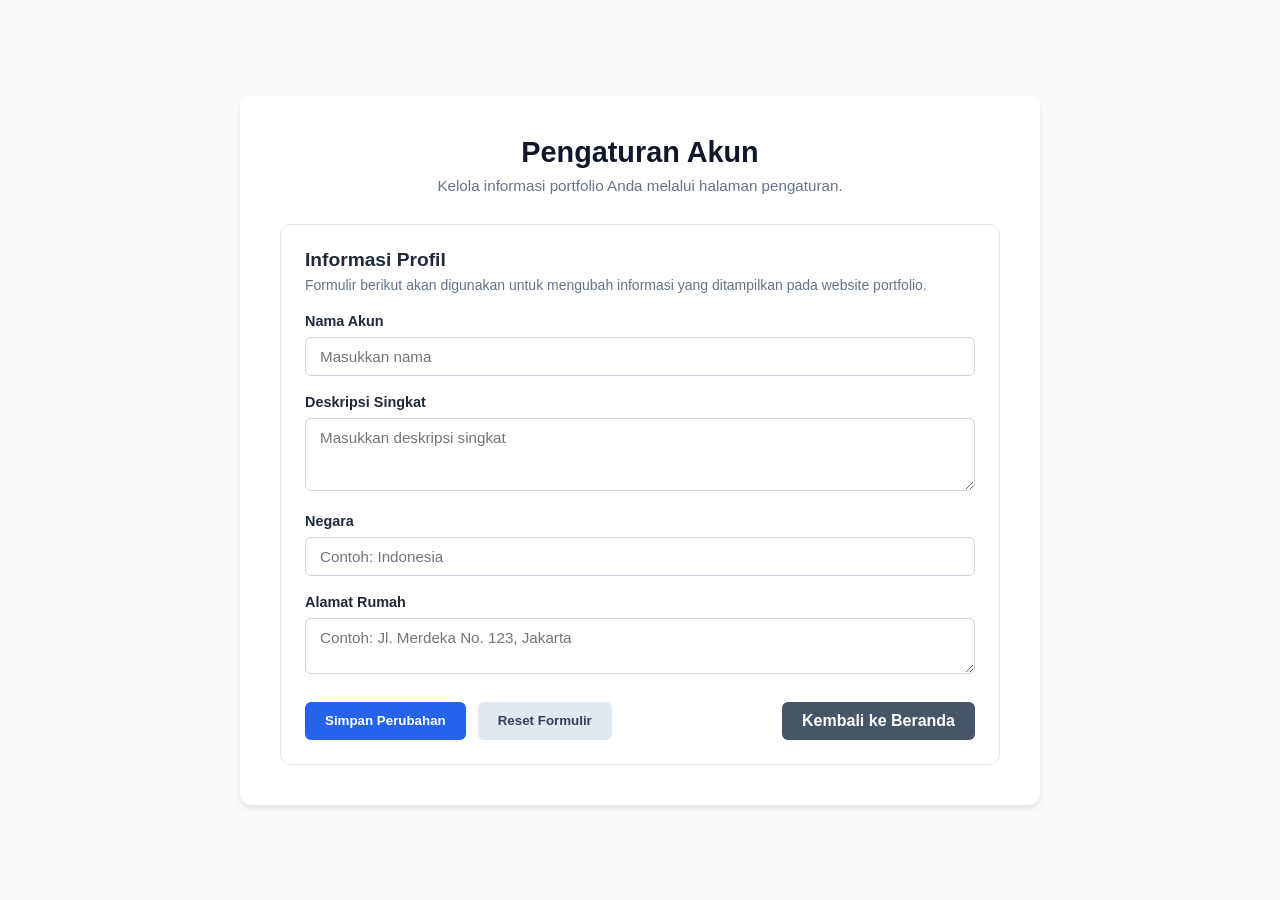
<file: akun.html>
<!DOCTYPE html>
<html lang="id">
<head>
  <meta charset="UTF-8">
  <meta name="viewport" content="width=device-width, initial-scale=1.0">
  <title>Pengaturan Akun - Portfolio Mahasiswa</title>
  
  <!-- File CSS Terpisah -->
  <link rel="stylesheet" href="akun.css">
</head>
<body>

  <main class="container">
    <div class="card">
      <h2>Pengaturan Akun</h2>
      <p class="subtitle">Kelola informasi portfolio Anda melalui halaman pengaturan.</p>

      <section class="section-box">
        <h3>Informasi Profil</h3>
        <p class="section-desc">Formulir berikut akan digunakan untuk mengubah informasi yang ditampilkan pada website portfolio.</p>

        <form id="profileForm">
          <div class="form-group">
            <label for="inputNama">Nama Akun</label>
            <input type="text" id="inputNama" placeholder="Masukkan nama">
          </div>

          <div class="form-group">
            <label for="inputDeskripsi">Deskripsi Singkat</label>
            <textarea id="inputDeskripsi" rows="3" placeholder="Masukkan deskripsi singkat"></textarea>
          </div>

          <div class="form-group">
            <label for="inputNegara">Negara</label>
            <input type="text" id="inputNegara" placeholder="Contoh: Indonesia">
          </div>

          <div class="form-group">
            <label for="inputAlamat">Alamat Rumah</label>
            <textarea id="inputAlamat" rows="2" placeholder="Contoh: Jl. Merdeka No. 123, Jakarta"></textarea>
          </div>

          <div class="form-actions">
            <button type="submit" class="btn-primary">Simpan Perubahan</button>
            <button type="button" class="btn-secondary" id="btnReset">Reset Formulir</button>
            <a href="index.html" class="btn-dark">Kembali ke Beranda</a>
          </div>
        </form>
      </section>
    </div>
  </main>

  <!-- File JS Terpisah -->
  <script src="akun.js"></script>
</body>
</html>
</file>
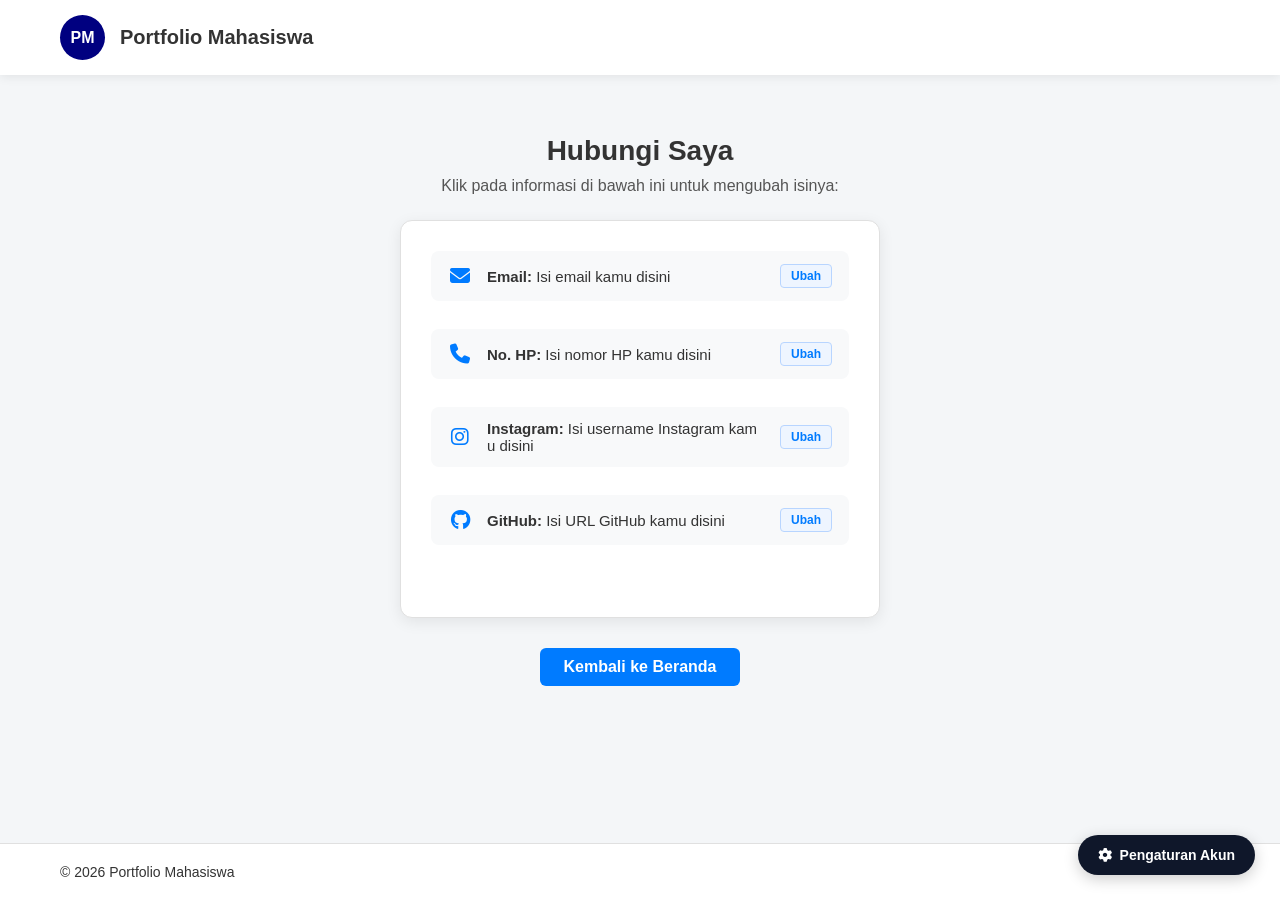
<file: kontak.html>
<!DOCTYPE html>
<html lang="id">
<head>
  <meta charset="UTF-8">
  <meta name="viewport" content="width=device-width, initial-scale=1.0">
  <title>Kontak - Portfolio Mahasiswa</title>
  <!-- Link CDN untuk Ikon Font Awesome -->
  <link rel="stylesheet" href="https://cdnjs.cloudflare.com/ajax/libs/font-awesome/6.5.1/css/all.min.css">
  <!-- Link CSS -->
  <link rel="stylesheet" href="kontak.css">
</head>
<body>

  <!-- NAVBAR ATAS -->
  <header>
    <nav>
      <div class="brand">
        <div class="logo-circle">PM</div>
        <span class="brand-title">Portfolio Mahasiswa</span>
      </div>
    </nav>
  </header>

<main class="content">
  <h2>Hubungi Saya</h2>
  <p class="subtitle">Klik pada informasi di bawah ini untuk mengubah isinya:</p>

  <!-- KOTAK KONTAK -->
  <div class="kontak-card">
    <div class="kontak-list">
      
      <!-- EMAIL -->
      <div class="kontak-item" onclick="editItem(this)">
        <i class="fa-solid fa-envelope"></i>
        <div class="kontak-text">
          <strong>Email:</strong> <span class="val">Isi email kamu disini</span>
        </div>
        <span class="edit-hint">Ubah</span>
      </div>

      <!-- NOMOR HP -->
      <div class="kontak-item" onclick="editItem(this)">
        <i class="fa-solid fa-phone"></i>
        <div class="kontak-text">
          <strong>No. HP:</strong> <span class="val">Isi nomor HP kamu disini</span>
        </div>
        <span class="edit-hint">Ubah</span>
      </div>

      <!-- INSTAGRAM -->
      <div class="kontak-item" onclick="editItem(this)">
        <i class="fa-brands fa-instagram"></i>
        <div class="kontak-text">
          <strong>Instagram:</strong> <span class="val">Isi username Instagram kamu disini</span>
        </div>
        <span class="edit-hint">Ubah</span>
      </div>

      <!-- GITHUB -->
      <div class="kontak-item" onclick="editItem(this)">
        <i class="fa-brands fa-github"></i>
        <div class="kontak-text">
          <strong>GitHub:</strong> <span class="val">Isi URL GitHub kamu disini</span>
        </div>
        <span class="edit-hint">Ubah</span>
      </div>

    </div>
  </div>

  <a href="index.html" class="btn-beranda">Kembali ke Beranda</a>
</main>

<!-- FOOTER BAWAH -->
<footer>
  <p>&copy; 2026 Portfolio Mahasiswa</p>
</footer>

<!-- Tombol Pengaturan Akun di Pojok Kanan Bawah -->
<a href="akun.html" class="btn-settings-float">
  <i class="fa-solid fa-gear"></i> Pengaturan Akun
</a>

<script src="kontak.js"></script>

</body>
</html>
</file>
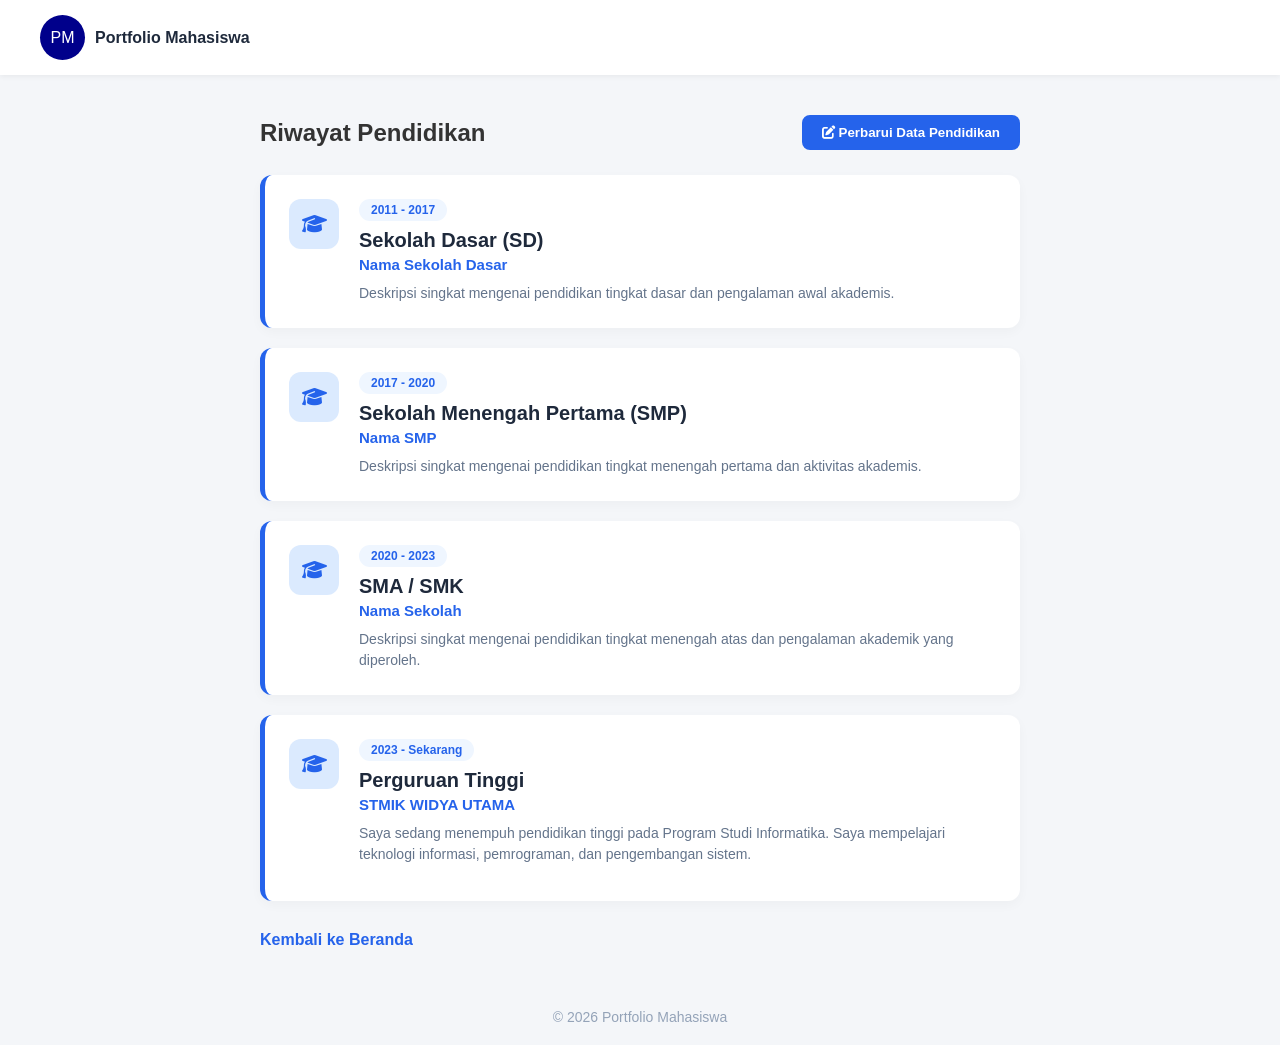
<file: profile.html>
<!DOCTYPE html>
<html lang="id">
<head>
  <meta charset="UTF-8">
  <meta name="viewport" content="width=device-width, initial-scale=1.0">
  <title>Pendidikan - Portfolio Mahasiswa</title>
  <link rel="stylesheet" href="https://cdnjs.cloudflare.com/ajax/libs/font-awesome/6.5.1/css/all.min.css">
  <link rel="stylesheet" href="profile.css">
</head>
<body>

  <!-- NAVBAR ATAS -->
  <header>
    <nav>
      <div class="brand">
        <div class="logo-circle">PM</div>
        <span class="brand-title">Portfolio Mahasiswa</span>
      </div>
    </nav>
  </header>

  <main class="content">
    <div class="header-section">
      <h2>Riwayat Pendidikan</h2>
      <button id="btnEditGlobal" class="btn-primary" onclick="toggleEditMode()">
        <i class="fa-solid fa-pen-to-square"></i> Perbarui Data Pendidikan
      </button>
    </div>

    <div class="education-container" id="eduContainer">

      <!-- KARTU 1: SD -->
      <div class="edu-card">
        <div class="icon-box">
          <i class="fa-solid fa-graduation-cap"></i>
        </div>
        <div class="card-body">
          <span class="badge" id="badgeSd">2011 - 2017</span>
          <h3>Sekolah Dasar (SD)</h3>
          <h4 class="school-name" id="namaSd">Nama Sekolah Dasar</h4>
          <p class="description" id="deskSd">
            Deskripsi singkat mengenai pendidikan tingkat dasar dan pengalaman awal akademis.
          </p>

          <div class="edit-form" id="formSd" style="display: none;">
            <input type="text" id="inputTahunSd" placeholder="Tahun (Contoh: 2011 - 2017)">
            <input type="text" id="inputNamaSd" placeholder="Nama SD">
            <textarea id="inputDeskSd" rows="2" placeholder="Deskripsi Singkat"></textarea>
          </div>
        </div>
      </div>

      <!-- KARTU 2: SMP -->
      <div class="edu-card">
        <div class="icon-box">
          <i class="fa-solid fa-graduation-cap"></i>
        </div>
        <div class="card-body">
          <span class="badge" id="badgeSmp">2017 - 2020</span>
          <h3>Sekolah Menengah Pertama (SMP)</h3>
          <h4 class="school-name" id="namaSmp">Nama SMP</h4>
          <p class="description" id="deskSmp">
            Deskripsi singkat mengenai pendidikan tingkat menengah pertama dan aktivitas akademis.
          </p>

          <div class="edit-form" id="formSmp" style="display: none;">
            <input type="text" id="inputTahunSmp" placeholder="Tahun (Contoh: 2017 - 2020)">
            <input type="text" id="inputNamaSmp" placeholder="Nama SMP">
            <textarea id="inputDeskSmp" rows="2" placeholder="Deskripsi Singkat"></textarea>
          </div>
        </div>
      </div>

      <!-- KARTU 3: SMA / SMK -->
      <div class="edu-card">
        <div class="icon-box">
          <i class="fa-solid fa-graduation-cap"></i>
        </div>
        <div class="card-body">
          <span class="badge" id="badgeSma">2020 - 2023</span>
          <h3>SMA / SMK</h3>
          <h4 class="school-name" id="namaSma">Nama Sekolah</h4>
          <p class="description" id="deskSma">
            Deskripsi singkat mengenai pendidikan tingkat menengah atas dan pengalaman akademik yang diperoleh.
          </p>

          <div class="edit-form" id="formSma" style="display: none;">
            <input type="text" id="inputTahunSma" placeholder="Tahun (Contoh: 2020 - 2023)">
            <input type="text" id="inputNamaSma" placeholder="Nama Sekolah">
            <textarea id="inputDeskSma" rows="2" placeholder="Deskripsi Singkat"></textarea>
          </div>
        </div>
      </div>

      <!-- KARTU 4: Perguruan Tinggi -->
<div class="edu-card">
  <div class="icon-box">
    <i class="fa-solid fa-graduation-cap"></i>
  </div>
  <div class="card-body">
    <span class="badge" id="badgePt">2023 - Sekarang</span>
    <h3>Perguruan Tinggi</h3>
    <h4 class="school-name" id="namaPt">STMIK WIDYA UTAMA</h4>
    <p class="description" id="deskPt">
      Saya sedang menempuh pendidikan tinggi pada Program Studi Informatika. Saya mempelajari teknologi informasi, pemrograman, dan pengembangan sistem.
    </p>

    <!-- TAMPILAN IPK DAN DAFTAR SEMESTER -->
    <div id="displaySemesterPt" style="margin-top: 12px; font-size: 14px; color: #1e293b;">
      <p id="displayIpk" style="font-weight: 700; color: #16a34a; margin-bottom: 6px;"></p>
      <ul id="listSemesterView" style="padding-left: 20px; color: #475569;"></ul>
    </div>

    <!-- FORM EDIT KARTU PT -->
    <div class="edit-form" id="formPt" style="display: none;">
      <input type="text" id="inputTahunPt" placeholder="Tahun (Contoh: 2023 - Sekarang)">
      <input type="text" id="inputNamaPt" placeholder="Nama Universitas">
      <textarea id="inputDeskPt" rows="2" placeholder="Deskripsi Singkat"></textarea>

      <!-- INPUT DINAMIS SEMESTER & IPS -->
      <div style="margin-top: 10px; border-top: 1px dashed #cbd5e1; padding-top: 10px;">
        <label style="font-size: 13px; font-weight: 600; color: #475569;">Nilai Semester & SKS:</label>
        <div id="containerSemesterPt" style="display: flex; flex-direction: column; gap: 8px; margin-top: 8px;">
        </div>
        <button type="button" class="btn-primary" style="background-color: #64748b; padding: 6px 12px; font-size: 12px; margin-top: 8px;" onclick="tambahRowSemester()">
          + Tambah Semester
        </button>
        </div>
        </div>
      </div>
    </div>

    </div>

    <!-- TOMBOL TAMBAH PENDIDIKAN BARU -->
    <button id="btnAddExtra" class="btn-add-edu" style="display: none;" onclick="addDynamicEducationCard()">
      <i class="fa-solid fa-plus"></i> Tambah Pendidikan Lainnya
    </button>

    <a href="index.html" class="btn-beranda">Kembali ke Beranda</a>
  </main>

  <footer>
    <p>&copy; 2026 Portfolio Mahasiswa</p>
  </footer>

  <script src="profile.js"></script>
</body>
</html>
</file>
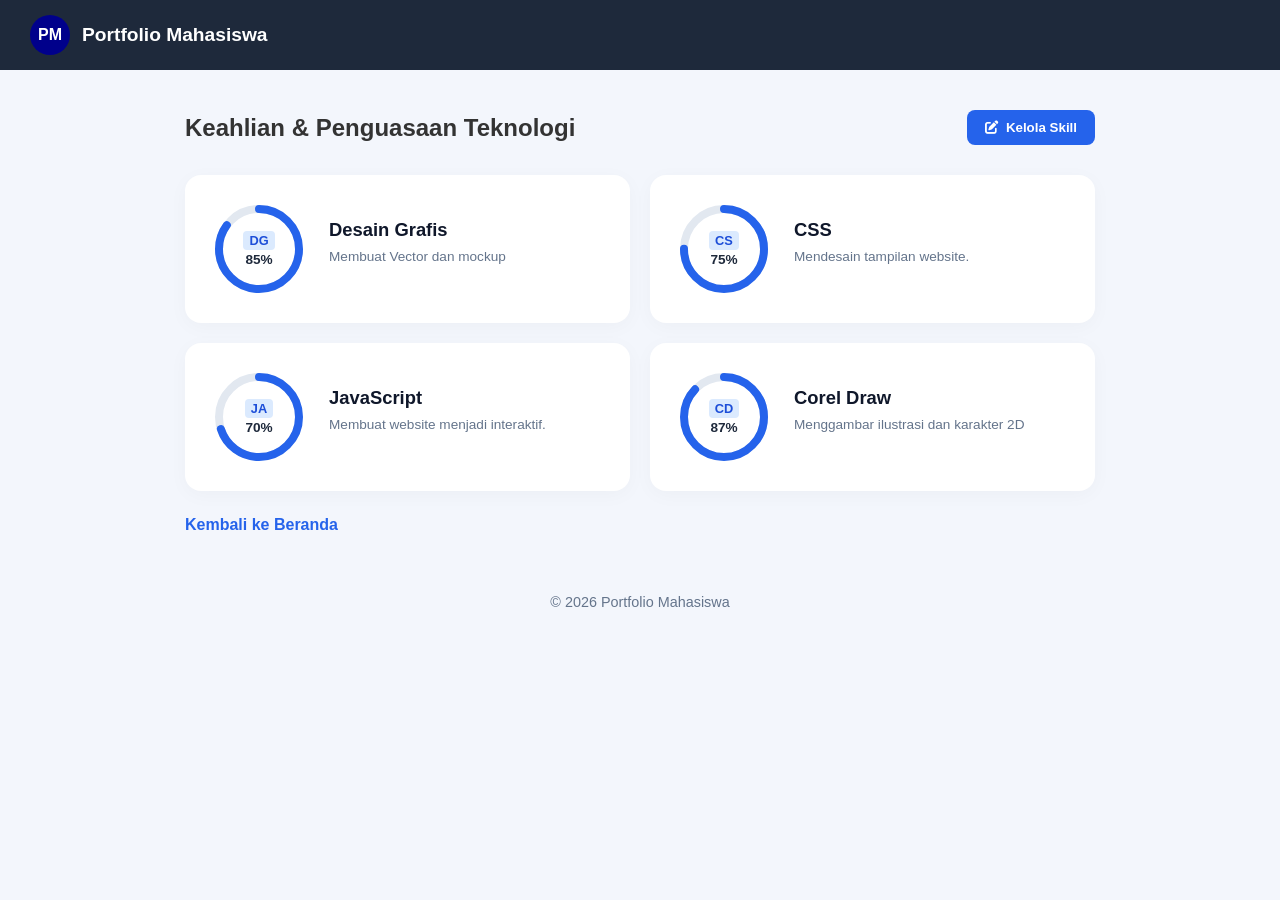
<file: skill.html>
<!DOCTYPE html>
<html lang="id">
<head>
  <meta charset="UTF-8">
  <meta name="viewport" content="width=device-width, initial-scale=1.0">
  <title>Keahlian - Portfolio Mahasiswa</title>
  
  <!-- Font Awesome untuk Icon -->
  <link rel="stylesheet" href="https://cdnjs.cloudflare.com/ajax/libs/font-awesome/6.5.1/css/all.min.css">
  
  <!-- File CSS Terpisah -->
  <link rel="stylesheet" href="skill.css">
</head>
<body>

  <header>
    <nav>
      <div class="brand">
        <div class="logo-circle">PM</div>
        <span class="brand-title">Portfolio Mahasiswa</span>
      </div>
    </nav>
  </header>

  <main class="content">
    <div class="header-section">
      <h2>Keahlian & Penguasaan Teknologi</h2>
      <button id="btnToggleEdit" class="btn-primary" onclick="toggleEditMode()">
        <i class="fa-solid fa-pen-to-square"></i> Kelola Skill
      </button>
    </div>

    <!-- WADAH UTAMA KARTU SKILL -->
    <div class="skill-container" id="skillContainer"></div>

    <!-- TOMBOL TAMBAH SKILL -->
    <button id="btnAddSkill" class="btn-add-skill" style="display: none;" onclick="openAddSkillModal()">
      <i class="fa-solid fa-plus"></i> Tambah Skill Baru
    </button>

    <a href="index.html" class="btn-beranda">Kembali ke Beranda</a>
  </main>

  <!-- MODAL / POPUP -->
  <div class="modal-overlay" id="skillModal" style="display: none;">
    <div class="modal-content">
      <h3 id="modalTitle">Tambah Skill Baru</h3>
      
      <input type="hidden" id="editSkillId">
      
      <div class="form-group">
        <label for="inputSkillName">Nama Skill / Teknologi</label>
        <input type="text" id="inputSkillName" placeholder="Contoh: Desain Grafis">
      </div>

      <div class="form-group">
        <label for="inputSkillDesc">Deskripsi Singkat</label>
        <input type="text" id="inputSkillDesc" placeholder="Contoh: Membuat Vector dan mockup">
      </div>

      <div class="form-group">
        <label for="inputSkillLevel">Tingkat Penguasaan (%)</label>
        <input type="number" id="inputSkillLevel" min="0" max="100" placeholder="85">
      </div>

      <div class="modal-actions">
        <button class="btn-secondary" onclick="closeSkillModal()">Batal</button>
        <button class="btn-success" onclick="saveSkill()">Simpan</button>
      </div>
    </div>
  </div>

  <footer>
    <p>&copy; 2026 Portfolio Mahasiswa</p>
  </footer>

  <!-- File JavaScript Terpisah -->
  <script src="skill.js"></script>
</body>
</html>
</file>
<file: akun.css>
* {
  box-sizing: border-box;
  margin: 0;
  padding: 0;
  font-family: 'Segoe UI', Tahoma, Geneva, Verdana, sans-serif;
}

body {
  background-color: #f8fafc;
  color: #334155;
  display: flex;
  justify-content: center;
  align-items: center;
  min-height: 100vh;
  padding: 20px;
}

.container {
  width: 100%;
  max-width: 800px;
}

.card {
  background: #ffffff;
  padding: 40px;
  border-radius: 12px;
  box-shadow: 0 4px 6px -1px rgba(0, 0, 0, 0.1);
}

h2 {
  text-align: center;
  color: #0f172a;
  font-size: 1.8rem;
  margin-bottom: 8px;
}

.subtitle {
  text-align: center;
  color: #64748b;
  font-size: 0.95rem;
  margin-bottom: 30px;
}

.section-box {
  border: 1px solid #e2e8f0;
  border-radius: 10px;
  padding: 24px;
}

h3 {
  color: #1e293b;
  font-size: 1.2rem;
  margin-bottom: 6px;
}

.section-desc {
  color: #64748b;
  font-size: 0.875rem;
  margin-bottom: 20px;
}

.form-group {
  margin-bottom: 18px;
}

.form-group label {
  display: block;
  font-weight: 600;
  font-size: 0.9rem;
  margin-bottom: 8px;
  color: #1e293b;
}

.form-group input,
.form-group textarea {
  width: 100%;
  padding: 10px 14px;
  border: 1px solid #cbd5e1;
  border-radius: 6px;
  font-size: 0.95rem;
  outline: none;
  transition: border-color 0.2s;
}

.form-group input:focus,
.form-group textarea:focus {
  border-color: #2563eb;
}

.form-actions {
  display: flex;
  gap: 12px;
  margin-top: 24px;
}

.btn-primary {
  background-color: #2563eb;
  color: white;
  border: none;
  padding: 10px 20px;
  border-radius: 6px;
  font-weight: 600;
  cursor: pointer;
}

.btn-primary:hover {
  background-color: #1d4ed8;
}

.btn-secondary {
  background-color: #e2e8f0;
  color: #334155;
  border: none;
  padding: 10px 20px;
  border-radius: 6px;
  font-weight: 600;
  cursor: pointer;
}

.btn-secondary:hover {
  background-color: #cbd5e1;
}

.btn-dark {
  background-color: #475569;
  color: white;
  text-decoration: none;
  padding: 10px 20px;
  border-radius: 6px;
  font-weight: 600;
  margin-left: auto;
}

.btn-dark:hover {
  background-color: #334155;
}
</file>
<file: kontak.css>
* {
  margin: 0;
  padding: 0;
  box-sizing: border-box;
}

body {
  font-family: Arial, sans-serif;
  background-color: #f4f6f8;
  color: #333;
  min-height: 100vh;
  display: flex;
  flex-direction: column;
}

/* NAVBAR */
header {
  background-color: white;
  padding: 15px 60px;
  position: sticky;
  top: 0;
  z-index: 1000;
  box-shadow: 0 2px 10px rgba(0, 0, 0, 0.08);
}

nav {
  display: flex;
  align-items: center;
  justify-content: space-between;
}

.brand {
  display: flex;
  align-items: center;
  gap: 15px;
}

.logo-circle {
  width: 45px;
  height: 45px;
  background-color: #000080;
  color: white;
  border-radius: 50%;
  display: flex;
  align-items: center;
  justify-content: center;
  font-weight: bold;
  font-size: 16px;
}

.brand-title {
  font-size: 20px;
  font-weight: bold;
}

.nav-links {
  display: flex;
  list-style: none;
  gap: 30px;
}

.nav-links a {
  text-decoration: none;
  color: #333;
  font-size: 16px;
}

/* KONTEN TENGAH */
.content {
  flex: 1;
  padding: 60px 20px;
  text-align: center;
}

.content h2 {
  font-size: 28px;
  margin-bottom: 10px;
}

.subtitle {
  color: #555;
  margin-bottom: 25px;
}

.kontak-list {
  margin-bottom: 30px;
}

.kontak-item {
  display: flex;
  align-items: center;
  justify-content: center;
  gap: 10px;
  margin-bottom: 12px;
  font-size: 15px;
}

.kontak-item i {
  font-size: 18px;
}

.kontak-item a {
  color: #007bff;
  text-decoration: none;
}

.btn-beranda {
  display: inline-block;
  background-color: #007bff;
  color: white;
  padding: 10px 20px;
  border-radius: 6px;
  text-decoration: none;
  font-weight: bold;
}

.btn-beranda:hover {
  background-color: #0056b3;
}

/* FOOTER */
footer {
  background-color: white;
  padding: 20px 60px;
  border-top: 1px solid #e0e0e0;
  font-size: 14px;
  color: #333;
}

/* KONTEN TENGAH */
.content {
  flex: 1;
  padding: 60px 20px;
  display: flex;
  flex-direction: column;
  align-items: center;
}

.content h2 {
  font-size: 28px;
  margin-bottom: 10px;
}

.subtitle {
  color: #555;
  margin-bottom: 25px;
}

/* KOTAK KONTAK (CARD) */
.kontak-card {
  background-color: white;
  width: 100%;
  max-width: 480px;
  padding: 30px;
  border-radius: 12px;
  box-shadow: 0 4px 15px rgba(0, 0, 0, 0.08);
  border: 1px solid #e0e0e0;
  margin-bottom: 30px;
}

.kontak-list {
  display: flex;
  flex-direction: column;
  gap: 16px;
}

.kontak-item {
  display: flex;
  align-items: center;
  gap: 15px;
  padding: 12px 16px;
  background-color: #f8f9fa;
  border-radius: 8px;
  font-size: 15px;
  text-align: left;
}

.kontak-item i {
  font-size: 20px;
  color: #007bff;
  width: 24px;
  text-align: center;
}

.kontak-item a {
  color: #007bff;
  text-decoration: none;
  word-break: break-all;
}

.kontak-item a:hover {
  text-decoration: underline;
}

/* TOMBOL BERANDA */
.btn-beranda {
  display: inline-block;
  background-color: #007bff;
  color: white;
  padding: 10px 24px;
  border-radius: 6px;
  text-decoration: none;
  font-weight: bold;
  transition: background-color 0.2s ease;
}

.btn-beranda:hover {
  background-color: #0056b3;
}

.kontak-item {
  cursor: pointer;
  position: relative;
  transition: background-color 0.2s ease, border-color 0.2s ease;
  border: 1px solid transparent;
}

.kontak-item:hover {
  background-color: #eef5ff;
  border-color: #b8d5ff;
}

.kontak-text {
  flex: 1;
  word-break: break-all;
}

.edit-hint {
  font-size: 12px;
  color: #007bff;
  background-color: #eef5ff;
  padding: 4px 10px;
  border-radius: 4px;
  border: 1px solid #b8d5ff;
  font-weight: bold;
  white-space: nowrap;
  cursor: pointer;
  transition: all 0.2s ease;
}

.edit-hint:hover {
  background-color: #007bff;
  color: white;
}

/* CONTAINER INPUT & TOMBOL */
.input-wrapper {
  display: flex;
  align-items: center;
  gap: 8px;
  flex: 1;
  width: 100%;
  flex-wrap: wrap;
}

.edit-input {
  flex: 1;
  min-width: 180px;
  padding: 6px 10px;
  font-size: 14px;
  border: 1px solid #007bff;
  border-radius: 4px;
  outline: none;
}

/* TOMBOL SAVE */
.btn-save {
  background-color: #28a745;
  color: white;
  border: none;
  padding: 6px 12px;
  border-radius: 4px;
  cursor: pointer;
  font-size: 13px;
  font-weight: bold;
  transition: background-color 0.2s;
}

.btn-save:hover {
  background-color: #218838;
}

/* PESAN ERROR */
.error-msg {
  color: #dc3545;
  font-size: 12px;
  font-weight: bold;
  white-space: nowrap;
}

/* Tombol Pengaturan Akun Melayang di Pojok Kanan Bawah */
.btn-settings-float {
  position: fixed;
  bottom: 25px;
  right: 25px;
  background-color: #0f172a;
  color: #ffffff;
  padding: 12px 20px;
  border-radius: 50px;
  font-size: 14px;
  font-weight: 600;
  text-decoration: none;
  box-shadow: 0 4px 15px rgba(0, 0, 0, 0.2);
  display: flex;
  align-items: center;
  gap: 8px;
  z-index: 1000;
  transition: all 0.3s ease;
}

.btn-settings-float:hover {
  background-color: #2563eb;
  transform: translateY(-3px);
  box-shadow: 0 6px 20px rgba(37, 99, 235, 0.3);
}
</file>
<file: profile.css>
* {
  box-sizing: border-box;
  margin: 0;
  padding: 0;
  font-family: 'Segoe UI', Tahoma, Geneva, Verdana, sans-serif;
}

body {
  background-color: #f4f6f9;
  color: #333;
}

header {
  background: #fff;
  padding: 15px 40px;
  box-shadow: 0 2px 5px rgba(0,0,0,0.05);
}

.brand {
  display: flex;
  align-items: center;
  gap: 10px;
}

.logo-circle {
  width: 45px;
  height: 45px;
  background-color: darkblue;
  color: white;
  border-radius: 50%;
  display: flex;
  align-items: center;
  justify-content: center;
}

.brand-title {
  font-weight: 600;
  color: #1e293b;
}

.content {
  max-width: 800px;
  margin: 40px auto;
  padding: 0 20px;
}

.header-section {
  display: flex;
  justify-content: space-between;
  align-items: center;
  margin-bottom: 25px;
}

.btn-primary {
  background-color: #2563eb;
  color: white;
  border: none;
  padding: 10px 20px;
  border-radius: 8px;
  font-weight: 600;
  cursor: pointer;
  transition: 0.2s;
}

.btn-primary:hover {
  background-color: #1d4ed8;
}

.btn-success {
  background-color: #16a34a !important;
}

.education-container {
  display: flex;
  flex-direction: column;
  gap: 20px;
}

.edu-card {
  background: #ffffff;
  border-radius: 12px;
  padding: 24px;
  display: flex;
  gap: 20px;
  border-left: 5px solid #2563eb;
  box-shadow: 0 4px 12px rgba(0, 0, 0, 0.03);
}

.icon-box {
  background: #dbeafe;
  color: #2563eb;
  width: 50px;
  height: 50px;
  border-radius: 12px;
  display: flex;
  align-items: center;
  justify-content: center;
  font-size: 20px;
  flex-shrink: 0;
}

.card-body {
  flex-grow: 1;
}

.badge {
  background: #eff6ff;
  color: #2563eb;
  font-size: 12px;
  padding: 4px 12px;
  border-radius: 20px;
  font-weight: 600;
  display: inline-block;
  margin-bottom: 8px;
}

.card-body h3 {
  font-size: 20px;
  color: #1e293b;
  margin-bottom: 4px;
}

.school-name {
  color: #2563eb;
  font-size: 15px;
  font-weight: 600;
  margin-bottom: 10px;
}

.description {
  color: #64748b;
  font-size: 14px;
  line-height: 1.5;
}

.edit-form {
  margin-top: 10px;
  display: flex;
  flex-direction: column;
  gap: 8px;
}

.edit-form input, .edit-form textarea {
  width: 100%;
  padding: 8px 12px;
  border: 1px solid #cbd5e1;
  border-radius: 6px;
  font-size: 14px;
}

.btn-beranda {
  display: inline-block;
  margin-top: 30px;
  color: #2563eb;
  text-decoration: none;
  font-weight: 600;
}

footer {
  text-align: center;
  padding: 20px;
  color: #94a3b8;
  font-size: 14px;
}

/* Tombol Tambah Pendidikan */
.btn-add-edu {
  width: 100%;
  padding: 12px;
  background-color: #f1f5f9;
  border: 2px dashed #cbd5e1;
  border-radius: 12px;
  color: #2563eb;
  font-weight: 600;
  cursor: pointer;
  margin-top: 15px;
  transition: 0.2s;
  display: flex;
  align-items: center;
  justify-content: center;
  gap: 8px;
}

.btn-add-edu:hover {
  background-color: #e2e8f0;
  border-color: #2563eb;
}

/* Tombol Hapus Kartu */
.btn-delete-card {
  background: #fee2e2;
  color: #ef4444;
  border: none;
  padding: 6px 12px;
  border-radius: 6px;
  cursor: pointer;
  font-size: 12px;
  font-weight: 600;
  margin-top: 8px;
  align-self: flex-start;
}

.btn-delete-card:hover {
  background: #fca5a5;
}
</file>
<file: skill.css>
* {
  box-sizing: border-box;
  margin: 0;
  padding: 0;
  font-family: 'Segoe UI', Tahoma, Geneva, Verdana, sans-serif;
}

body {
  background-color: #f3f6fc;
  color: #333;
}

header nav {
  background-color: #1e293b;
  color: #fff;
  padding: 15px 30px;
  display: flex;
  align-items: center;
}

.brand {
  display: flex;
  align-items: center;
  gap: 12px;
}

.logo-circle {
  width: 40px;
  height: 40px;
  background-color: darkblue;
  color: #fff;
  border-radius: 50%;
  display: flex;
  align-items: center;
  justify-content: center;
  font-weight: bold;
}

.brand-title {
  font-size: 1.2rem;
  font-weight: 600;
}

.content {
  max-width: 950px;
  margin: 40px auto;
  padding: 0 20px;
}

.header-section {
  display: flex;
  justify-content: space-between;
  align-items: center;
  margin-bottom: 30px;
}

.btn-primary, .btn-success, .btn-secondary, .btn-add-skill {
  padding: 10px 18px;
  border: none;
  border-radius: 8px;
  cursor: pointer;
  font-weight: 600;
  display: inline-flex;
  align-items: center;
  gap: 8px;
  transition: all 0.2s ease;
}

.btn-primary {
  background-color: #2563eb;
  color: white;
}

.btn-primary:hover {
  background-color: #1d4ed8;
}

.btn-success {
  background-color: #10b981;
  color: white;
}

.btn-secondary {
  background-color: #64748b;
  color: white;
}

.btn-add-skill {
  background-color: #2563eb;
  color: white;
  width: 100%;
  justify-content: center;
  padding: 14px;
  margin-top: 20px;
  border-radius: 8px;
}

/* CONTAINER SKILL GRID */
.skill-container {
  display: grid;
  grid-template-columns: repeat(auto-fit, minmax(400px, 1fr));
  gap: 20px;
}

.skill-card {
  background: white;
  padding: 24px;
  border-radius: 16px;
  box-shadow: 0 4px 20px rgba(0, 0, 0, 0.03);
  display: flex;
  align-items: center;
  gap: 20px;
  position: relative;
}

/* CIRCULAR PROGRESS STYLING */
.circle-wrapper {
  position: relative;
  width: 100px;
  height: 100px;
  flex-shrink: 0;
}

.circle-wrapper svg {
  width: 100px;
  height: 100px;
  transform: rotate(-90deg);
}

.circle-wrapper circle {
  fill: none;
  stroke-width: 8;
  stroke-linecap: round;
}

.bg-circle {
  stroke: #e2e8f0;
}

.progress-circle {
  stroke: #2563eb;
  stroke-dasharray: 251.2;
  stroke-dashoffset: 251.2;
  transition: stroke-dashoffset 0.6s ease;
}

.circle-content {
  position: absolute;
  top: 0;
  left: 0;
  width: 100%;
  height: 100%;
  display: flex;
  flex-direction: column;
  align-items: center;
  justify-content: center;
}

.badge-initial {
  background-color: #dbeafe;
  color: #1d4ed8;
  font-weight: bold;
  font-size: 0.8rem;
  padding: 2px 6px;
  border-radius: 4px;
  margin-bottom: 2px;
}

.percentage-text {
  font-size: 0.85rem;
  font-weight: bold;
  color: #1e293b;
}

/* DETAILS SKILL */
.skill-details {
  flex-grow: 1;
}

.skill-title {
  font-size: 1.15rem;
  color: #0f172a;
  font-weight: 700;
  margin-bottom: 6px;
}

.skill-desc {
  font-size: 0.85rem;
  color: #64748b;
  margin-bottom: 12px;
  line-height: 1.4;
}

.card-actions {
  display: flex;
  gap: 8px;
}

.btn-edit-item {
  background-color: #dbeafe;
  color: #1d4ed8;
  border: none;
  padding: 6px 16px;
  border-radius: 6px;
  font-weight: 600;
  cursor: pointer;
}

.btn-edit-item:hover {
  background-color: #bfdbfe;
}

.btn-delete-item {
  background-color: #fee2e2;
  color: #dc2626;
  border: none;
  padding: 6px 16px;
  border-radius: 6px;
  font-weight: 600;
  cursor: pointer;
}

.btn-delete-item:hover {
  background-color: #fecaca;
}

/* MODAL POPUP */
.modal-overlay {
  position: fixed;
  top: 0;
  left: 0;
  width: 100%;
  height: 100%;
  background: rgba(0, 0, 0, 0.4);
  display: flex;
  align-items: center;
  justify-content: center;
  z-index: 1000;
}

.modal-content {
  background: white;
  padding: 25px;
  border-radius: 12px;
  width: 90%;
  max-width: 450px;
}

.modal-content h3 {
  margin-bottom: 20px;
  color: #1e293b;
}

.form-group {
  margin-bottom: 15px;
}

.form-group label {
  display: block;
  font-size: 0.9rem;
  margin-bottom: 5px;
  color: #475569;
}

.form-group input {
  width: 100%;
  padding: 10px;
  border: 1px solid #cbd5e1;
  border-radius: 6px;
}

.modal-actions {
  display: flex;
  justify-content: flex-end;
  gap: 10px;
  margin-top: 20px;
}

.btn-beranda {
  display: inline-block;
  margin-top: 25px;
  color: #2563eb;
  text-decoration: none;
  font-weight: 600;
}

footer {
  text-align: center;
  padding: 20px;
  margin-top: 40px;
  color: #64748b;
  font-size: 0.9rem;
}
</file>
